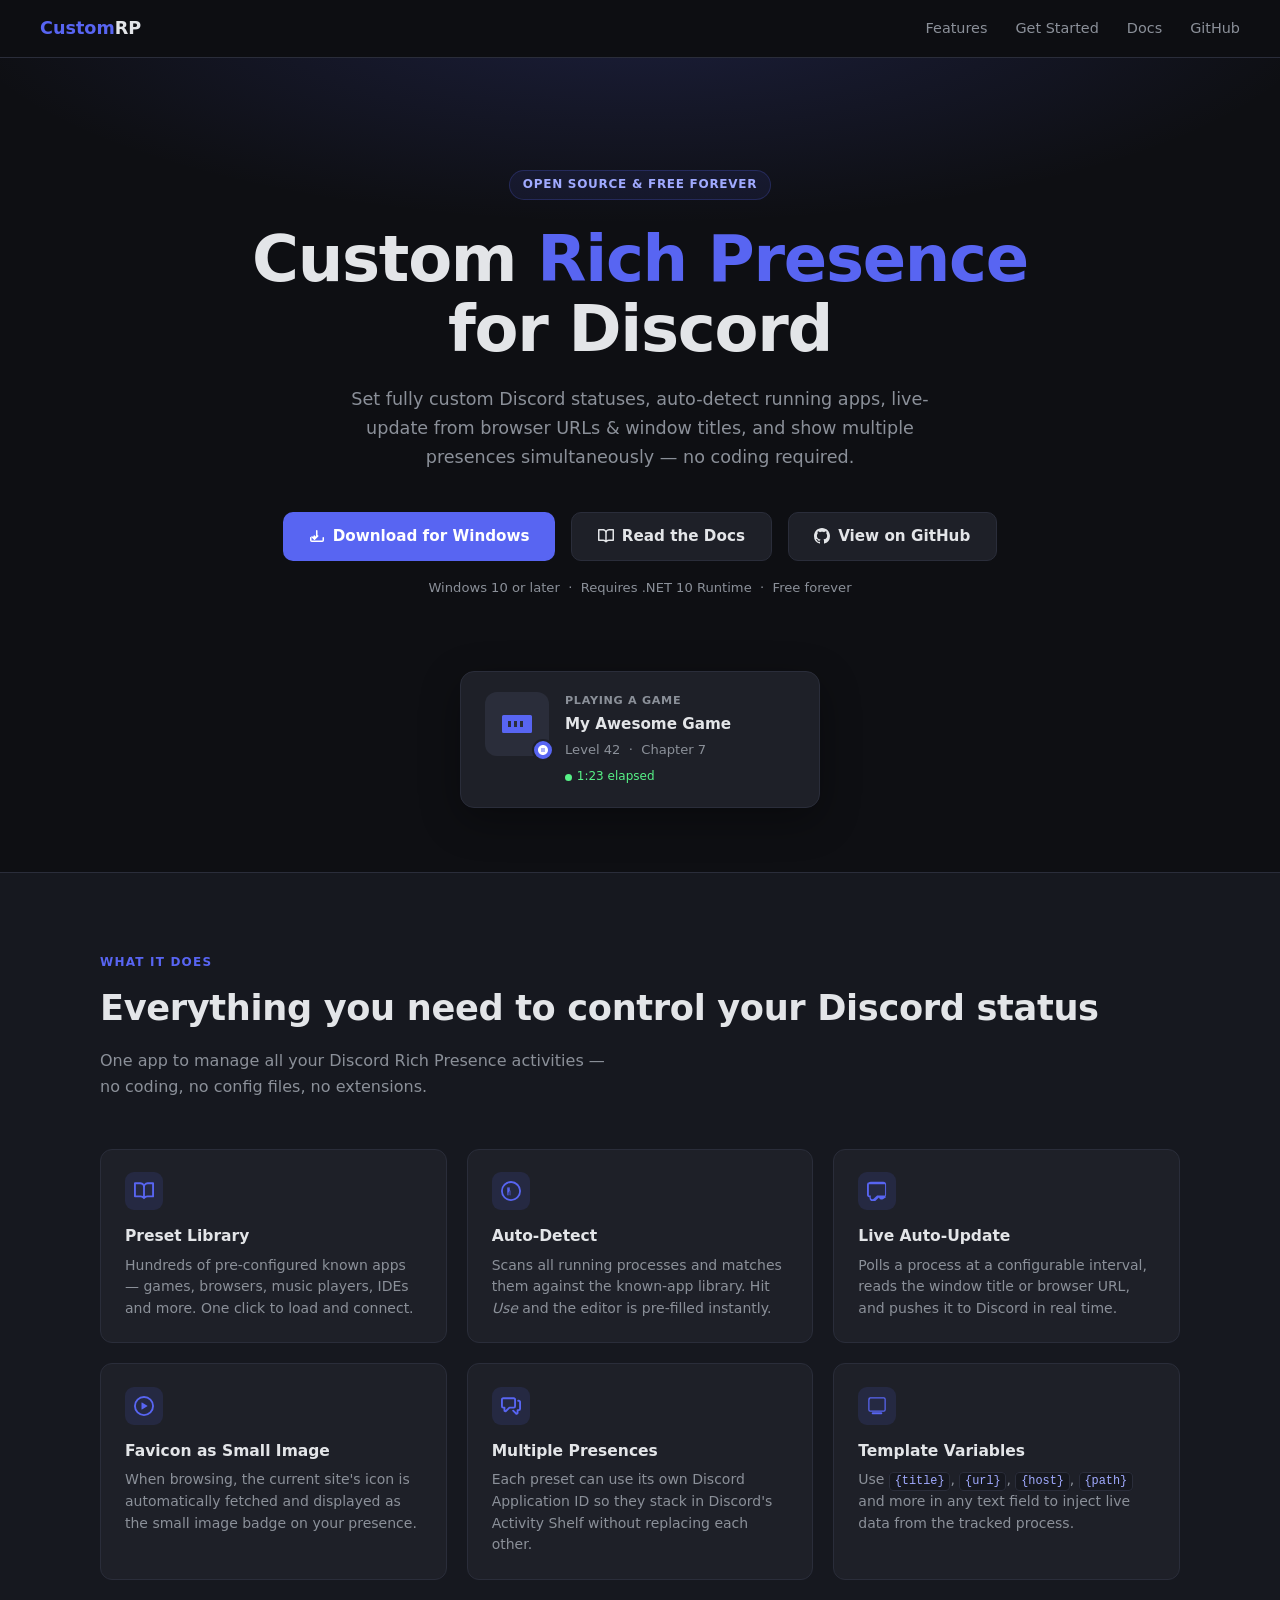
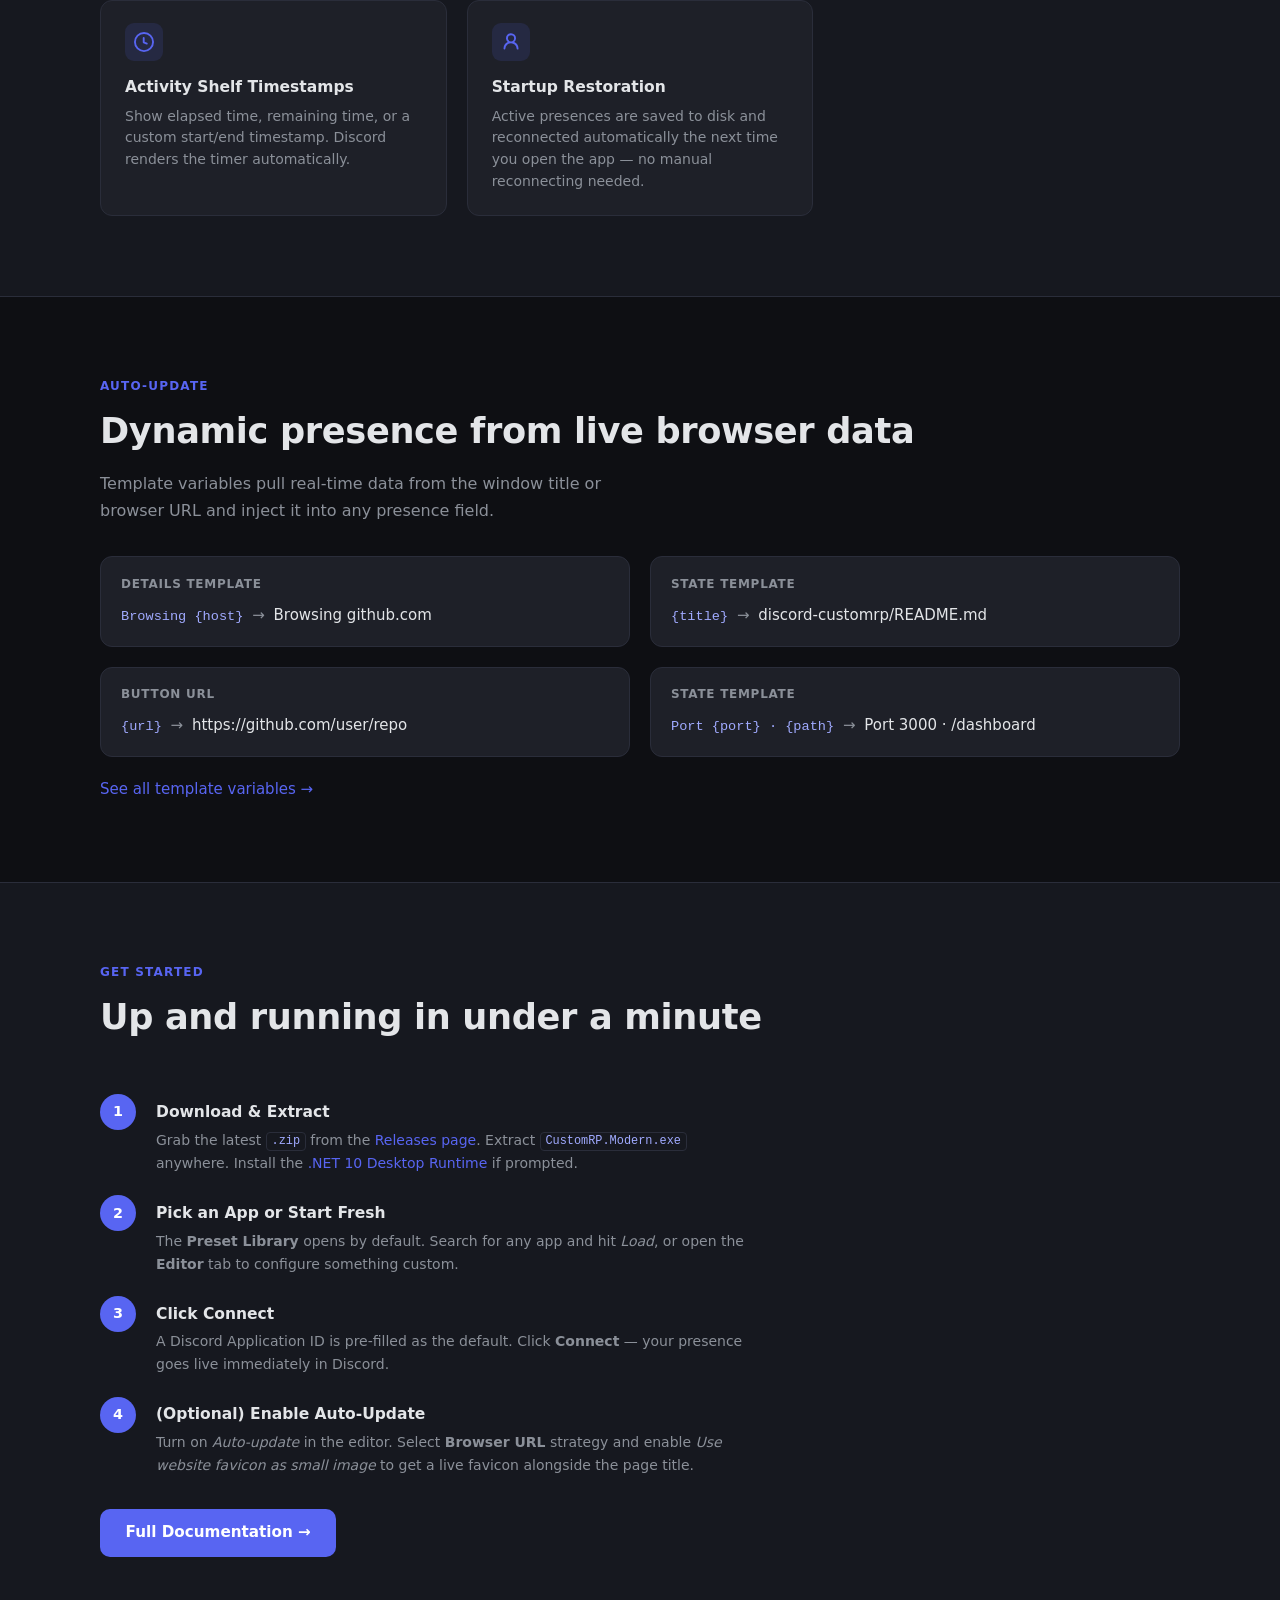
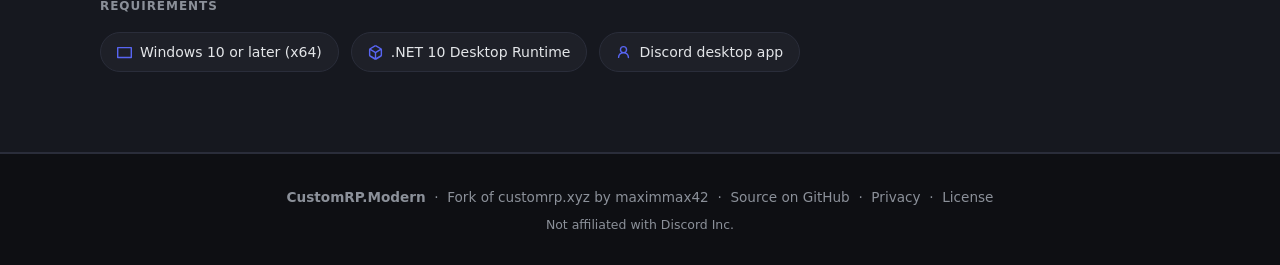
<file: docs/index.html>
<!DOCTYPE html>
<html lang="en">
<head>
  <meta charset="UTF-8" />
  <meta name="viewport" content="width=device-width, initial-scale=1.0" />
  <title>CustomRP — Custom Discord Rich Presence</title>
  <meta name="description" content="Set custom Discord Rich Presence statuses, auto-detect running apps, live-update from browser URLs, and run multiple presences at once." />
  <link rel="stylesheet" href="style.css" />
  <style>
    /* ── Landing-page only styles ─────────────────── */
    .hero {
      display: flex; flex-direction: column; align-items: center;
      text-align: center;
      padding: 7rem 2rem 4rem;
      background: radial-gradient(ellipse 80% 55% at 50% -10%, #5865f230 0%, transparent 68%);
    }
    .badge {
      display: inline-flex; align-items: center; gap: .4rem;
      background: #5865f218; border: 1px solid #5865f23a;
      color: #a0aaff; font-size: .75rem; font-weight: 700;
      padding: .25rem .8rem; border-radius: 999px;
      margin-bottom: 1.5rem; letter-spacing: .06em; text-transform: uppercase;
    }
    h1 {
      font-size: clamp(2.4rem, 6vw, 4rem);
      font-weight: 800; line-height: 1.1; letter-spacing: -.02em;
    }
    h1 em { color: var(--accent); font-style: normal; }
    .hero-sub {
      margin-top: 1.25rem; max-width: 580px;
      color: var(--muted); font-size: 1.1rem;
    }
    .hero-actions {
      display: flex; gap: 1rem; flex-wrap: wrap;
      justify-content: center; margin-top: 2.5rem;
    }
    .hero-note { margin-top: 1rem; color: var(--muted); font-size: .82rem; }

    /* presence card mock */
    .preview-wrap { display: flex; justify-content: center; padding: .5rem 2rem 4rem; }
    .presence-card {
      background: var(--card); border: 1px solid var(--border);
      border-radius: 14px; padding: 1.25rem 1.5rem;
      display: flex; align-items: flex-start; gap: 1rem;
      max-width: 360px; width: 100%;
      box-shadow: 0 12px 40px #00000055;
    }
    .p-img { position: relative; flex-shrink: 0; }
    .p-large {
      width: 64px; height: 64px; border-radius: 12px;
      background: #2a2d3a;
      display: flex; align-items: center; justify-content: center;
    }
    .p-large svg { width: 36px; height: 36px; color: var(--accent); }
    .p-small {
      position: absolute; bottom: -5px; right: -5px;
      width: 22px; height: 22px; border-radius: 50%;
      background: var(--accent); border: 2px solid var(--card);
      display: flex; align-items: center; justify-content: center;
    }
    .p-small svg { width: 12px; height: 12px; color: #fff; }
    .p-text { flex: 1; min-width: 0; }
    .p-type { font-size: .7rem; color: var(--muted); text-transform: uppercase; font-weight: 700; letter-spacing: .06em; }
    .p-name { font-size: .95rem; font-weight: 700; margin-top: .1rem; }
    .p-detail { font-size: .82rem; color: var(--muted); margin-top: .15rem; }
    .p-time { font-size: .75rem; color: var(--green); margin-top: .4rem; display: flex; align-items: center; gap: .3rem; }
    .p-dot { width: 7px; height: 7px; border-radius: 50%; background: var(--green); display: inline-block; }

    /* sections */
    section.landing { padding: 5rem 2rem; }
    section.landing.alt {
      background: var(--surface);
      border-top: 1px solid var(--border);
      border-bottom: 1px solid var(--border);
    }
    .section-inner { max-width: 1080px; margin: 0 auto; }
    .section-eyebrow { color: var(--accent); font-size: .75rem; font-weight: 700; text-transform: uppercase; letter-spacing: .1em; }
    .section-title { font-size: clamp(1.6rem, 3.5vw, 2.2rem); font-weight: 800; margin-top: .35rem; letter-spacing: -.01em; }
    .section-sub { color: var(--muted); margin-top: .7rem; max-width: 520px; font-size: 1rem; }

    /* feature grid */
    .features-grid {
      display: grid;
      grid-template-columns: repeat(auto-fill, minmax(290px, 1fr));
      gap: 1.25rem; margin-top: 3rem;
    }
    .feature-card {
      background: var(--card); border: 1px solid var(--border);
      border-radius: 12px; padding: 1.4rem 1.5rem;
      transition: border-color .2s;
    }
    .feature-card:hover { border-color: #5865f255; }
    .feat-icon {
      width: 38px; height: 38px; border-radius: 9px;
      background: #5865f220; display: flex; align-items: center; justify-content: center;
      margin-bottom: .9rem;
    }
    .feat-icon svg { width: 20px; height: 20px; color: var(--accent); }
    .feat-title { font-weight: 700; font-size: .97rem; margin-bottom: .3rem; }
    .feat-desc { color: var(--muted); font-size: .875rem; line-height: 1.55; }

    /* steps */
    .steps { display: flex; flex-direction: column; gap: 1.25rem; margin-top: 3rem; max-width: 660px; }
    .step { display: flex; gap: 1.25rem; align-items: flex-start; }
    .step-num {
      flex-shrink: 0; width: 36px; height: 36px; border-radius: 50%;
      background: var(--accent); color: #fff;
      font-weight: 800; font-size: .9rem;
      display: flex; align-items: center; justify-content: center;
    }
    .step-body { padding-top: .35rem; }
    .step-title { font-weight: 700; font-size: .97rem; margin-bottom: .2rem; }
    .step-desc { color: var(--muted); font-size: .875rem; }
    .step-desc a { color: var(--accent); }

    /* req pills */
    .req-row { display: flex; flex-wrap: wrap; gap: .75rem; margin-top: 2rem; }
    .req-pill {
      background: var(--card); border: 1px solid var(--border);
      border-radius: 999px; padding: .45rem 1rem;
      font-size: .875rem; display: flex; align-items: center; gap: .5rem;
    }
    .req-pill svg { width: 15px; height: 15px; color: var(--accent); flex-shrink: 0; }

    /* template showcase */
    .tmpl-grid { display: grid; grid-template-columns: 1fr 1fr; gap: 1.25rem; margin-top: 2rem; }
    .tmpl-card {
      background: var(--card); border: 1px solid var(--border);
      border-radius: 12px; padding: 1.1rem 1.25rem;
    }
    .tmpl-label { font-size: .75rem; color: var(--muted); text-transform: uppercase; font-weight: 700; letter-spacing: .06em; margin-bottom: .5rem; }
    .tmpl-code { font-family: 'Cascadia Code','Consolas',monospace; font-size: .85rem; color: #a0aaff; }
    .tmpl-arrow { color: var(--muted); margin: 0 .25rem; }
    .tmpl-result { color: var(--text); }

    @media (max-width: 640px) {
      .tmpl-grid { grid-template-columns: 1fr; }
    }
  </style>
</head>
<body>

<!-- ── NAV ── -->
<nav class="nav">
  <a class="nav-logo" href="index.html"><span>Custom</span>RP</a>
  <ul class="nav-links">
    <li><a href="#features">Features</a></li>
    <li><a href="#start">Get Started</a></li>
    <li><a href="docs.html">Docs</a></li>
    <li><a href="https://github.com/aogunwoolu/Discord-CustomRP" target="_blank">GitHub</a></li>
  </ul>
</nav>

<!-- ── HERO ── -->
<section class="hero">
  <div class="badge">Open Source &amp; Free Forever</div>
  <h1>Custom <em>Rich Presence</em><br/>for Discord</h1>
  <p class="hero-sub">
    Set fully custom Discord statuses, auto-detect running apps,
    live-update from browser URLs &amp; window titles, and show multiple
    presences simultaneously — no coding required.
  </p>
  <div class="hero-actions">
    <a class="btn btn-primary" href="https://github.com/aogunwoolu/Discord-CustomRP/releases/latest">
      <svg viewBox="0 0 16 16" fill="currentColor"><path d="M2.75 14A1.75 1.75 0 0 1 1 12.25v-2.5a.75.75 0 0 1 1.5 0v2.5c0 .138.112.25.25.25h10.5a.25.25 0 0 0 .25-.25v-2.5a.75.75 0 0 1 1.5 0v2.5A1.75 1.75 0 0 1 13.25 14Zm-1-5.47 3.22 3.22a.749.749 0 0 0 1.06 0l3.22-3.22a.749.749 0 1 0-1.06-1.06L8.5 8.69V2.75a.75.75 0 0 0-1.5 0v5.94L5.81 7.47a.749.749 0 1 0-1.06 1.06Z"/></svg>
      Download for Windows
    </a>
    <a class="btn btn-ghost" href="docs.html">
      <svg viewBox="0 0 16 16" fill="currentColor"><path d="M0 1.75A.75.75 0 0 1 .75 1h4.253c1.227 0 2.317.59 3 1.501A3.743 3.743 0 0 1 11.006 1h4.245a.75.75 0 0 1 .75.75v10.5a.75.75 0 0 1-.75.75h-4.507a2.25 2.25 0 0 0-1.591.659l-.622.621a.75.75 0 0 1-1.06 0l-.622-.621A2.25 2.25 0 0 0 5.258 13H.75a.75.75 0 0 1-.75-.75Zm7.251 10.324.004-5.073-.002-2.253A2.25 2.25 0 0 0 5.003 2.5H1.5v9h3.757a3.75 3.75 0 0 1 1.994.574ZM8.755 4.75l-.004 7.322a3.752 3.752 0 0 1 1.992-.572H14.5v-9h-3.495a2.25 2.25 0 0 0-2.25 2.25Z"/></svg>
      Read the Docs
    </a>
    <a class="btn btn-ghost" href="https://github.com/aogunwoolu/Discord-CustomRP" target="_blank">
      <svg viewBox="0 0 16 16" fill="currentColor"><path d="M8 0c4.42 0 8 3.58 8 8a8.013 8.013 0 0 1-5.45 7.59c-.4.08-.55-.17-.55-.38 0-.27.01-1.13.01-2.2 0-.75-.25-1.23-.54-1.48 1.78-.2 3.65-.88 3.65-3.95 0-.88-.31-1.59-.82-2.15.08-.2.36-1.02-.08-2.12 0 0-.67-.22-2.2.82-.64-.18-1.32-.27-2-.27-.68 0-1.36.09-2 .27-1.53-1.03-2.2-.82-2.2-.82-.44 1.1-.16 1.92-.08 2.12-.51.56-.82 1.28-.82 2.15 0 3.06 1.86 3.75 3.64 3.95-.23.2-.44.55-.51 1.07-.46.21-1.61.55-2.33-.66-.15-.24-.6-.83-1.23-.82-.67.01-.27.38.01.53.34.19.73.9.82 1.13.16.45.68 1.31 2.69.94 0 .67.01 1.3.01 1.49 0 .21-.15.45-.55.38A7.995 7.995 0 0 1 0 8c0-4.42 3.58-8 8-8Z"/></svg>
      View on GitHub
    </a>
  </div>
  <p class="hero-note">Windows 10 or later &nbsp;·&nbsp; Requires .NET 10 Runtime &nbsp;·&nbsp; Free forever</p>
</section>

<!-- PRESENCE PREVIEW -->
<div class="preview-wrap">
  <div class="presence-card">
    <div class="p-img">
      <div class="p-large">
        <svg viewBox="0 0 24 24" fill="currentColor"><path d="M21 6H3a1 1 0 0 0-1 1v10a1 1 0 0 0 1 1h18a1 1 0 0 0 1-1V7a1 1 0 0 0-1-1ZM8 14H6v-4h2Zm4 0h-2v-4h2Zm4 0h-2v-4h2Z"/></svg>
      </div>
      <div class="p-small">
        <svg viewBox="0 0 24 24" fill="currentColor"><path d="M12 2C6.48 2 2 6.48 2 12s4.48 10 10 10 10-4.48 10-10S17.52 2 12 2Zm-1 14H9V8h2v8Zm4 0h-2V8h2v8Z"/></svg>
      </div>
    </div>
    <div class="p-text">
      <div class="p-type">Playing a game</div>
      <div class="p-name">My Awesome Game</div>
      <div class="p-detail">Level 42 &nbsp;·&nbsp; Chapter 7</div>
      <div class="p-time"><span class="p-dot"></span>1:23 elapsed</div>
    </div>
  </div>
</div>

<!-- ── FEATURES ── -->
<section id="features" class="landing alt">
  <div class="section-inner">
    <div class="section-eyebrow">What it does</div>
    <h2 class="section-title">Everything you need to control your Discord status</h2>
    <p class="section-sub">One app to manage all your Discord Rich Presence activities — no coding, no config files, no extensions.</p>

    <div class="features-grid">

      <div class="feature-card">
        <div class="feat-icon">
          <svg viewBox="0 0 16 16" fill="currentColor"><path d="M0 1.75A.75.75 0 0 1 .75 1h4.253c1.227 0 2.317.59 3 1.501A3.743 3.743 0 0 1 11.006 1h4.245a.75.75 0 0 1 .75.75v10.5a.75.75 0 0 1-.75.75h-4.507a2.25 2.25 0 0 0-1.591.659l-.622.621a.75.75 0 0 1-1.06 0l-.622-.621A2.25 2.25 0 0 0 5.258 13H.75a.75.75 0 0 1-.75-.75Zm7.251 10.324.004-5.073-.002-2.253A2.25 2.25 0 0 0 5.003 2.5H1.5v9h3.757a3.75 3.75 0 0 1 1.994.574ZM8.755 4.75l-.004 7.322a3.752 3.752 0 0 1 1.992-.572H14.5v-9h-3.495a2.25 2.25 0 0 0-2.25 2.25Z"/></svg>
        </div>
        <div class="feat-title">Preset Library</div>
        <div class="feat-desc">Hundreds of pre-configured known apps — games, browsers, music players, IDEs and more. One click to load and connect.</div>
      </div>

      <div class="feature-card">
        <div class="feat-icon">
          <svg viewBox="0 0 16 16" fill="currentColor"><path d="M6.02 5.678A.25.25 0 0 1 6 5.5c0-.138.112-.25.25-.25a.25.25 0 0 1 .25.25.25.25 0 0 1-.48.178ZM5 11.25a.25.25 0 0 0 .5 0V9.395l.5-.5v2.355a.25.25 0 0 0 .5 0V8.39l.5-.5v3.36a.25.25 0 0 0 .5 0V7.39L7 8V5.5a.5.5 0 0 0-.5-.5H5.5A.5.5 0 0 0 5 5.5v5.75ZM8 1.5C4.41 1.5 1.5 4.41 1.5 8S4.41 14.5 8 14.5 14.5 11.59 14.5 8 11.59 1.5 8 1.5ZM0 8a8 8 0 1 1 16 0A8 8 0 0 1 0 8Z"/></svg>
        </div>
        <div class="feat-title">Auto-Detect</div>
        <div class="feat-desc">Scans all running processes and matches them against the known-app library. Hit <em>Use</em> and the editor is pre-filled instantly.</div>
      </div>

      <div class="feature-card">
        <div class="feat-icon">
          <svg viewBox="0 0 16 16" fill="currentColor"><path d="M1.5 2.75a.25.25 0 0 1 .25-.25h12.5a.25.25 0 0 1 .25.25v8.5a.25.25 0 0 1-.25.25H8.07l-2.573 2.573A1.458 1.458 0 0 1 3 13.543V11.5H1.75a.25.25 0 0 1-.25-.25Zm.25-1.75A1.75 1.75 0 0 0 0 2.75v8.5C0 12.216.784 13 1.75 13H2v.543a2.958 2.958 0 0 0 5.048 2.09l2.497-2.497A1.75 1.75 0 0 0 14.25 11.5h-2.5v.25A1.75 1.75 0 0 0 13.5 13.5h.75a.75.75 0 0 0 0-1.5H13.5a.25.25 0 0 1-.25-.25V13H13a2.25 2.25 0 0 0 2.25-2.25v-8A2.25 2.25 0 0 0 13 .5H3A2.25 2.25 0 0 0 .75 2.75v.5Z"/></svg>
        </div>
        <div class="feat-title">Live Auto-Update</div>
        <div class="feat-desc">Polls a process at a configurable interval, reads the window title or browser URL, and pushes it to Discord in real time.</div>
      </div>

      <div class="feature-card">
        <div class="feat-icon">
          <svg viewBox="0 0 16 16" fill="currentColor"><path d="M8 0a8 8 0 1 1 0 16A8 8 0 0 1 8 0ZM1.5 8a6.5 6.5 0 1 0 13 0 6.5 6.5 0 0 0-13 0Zm4.879-2.773 4.264 2.559a.25.25 0 0 1 0 .428l-4.264 2.559A.25.25 0 0 1 6 10.559V5.442a.25.25 0 0 1 .379-.215Z"/></svg>
        </div>
        <div class="feat-title">Favicon as Small Image</div>
        <div class="feat-desc">When browsing, the current site's icon is automatically fetched and displayed as the small image badge on your presence.</div>
      </div>

      <div class="feature-card">
        <div class="feat-icon">
          <svg viewBox="0 0 16 16" fill="currentColor"><path d="M1.75 1h8.5c.966 0 1.75.784 1.75 1.75v5.5A1.75 1.75 0 0 1 10.25 10H7.063l-2.573 2.573A1.458 1.458 0 0 1 2 11.543V10h-.25A1.75 1.75 0 0 1 0 8.25v-5.5C0 1.784.784 1 1.75 1ZM1.5 2.75v5.5c0 .138.112.25.25.25h1a.75.75 0 0 1 .75.75v2.19l2.72-2.72a.749.749 0 0 1 .53-.22h3.5a.25.25 0 0 0 .25-.25v-5.5a.25.25 0 0 0-.25-.25h-8.5a.25.25 0 0 0-.25.25Zm13 2a.25.25 0 0 0-.25-.25h-.5a.75.75 0 0 1 0-1.5h.5c.966 0 1.75.784 1.75 1.75v5.5A1.75 1.75 0 0 1 14.25 12H14v1.543a1.458 1.458 0 0 1-2.487 1.03L9.22 12.28a.749.749 0 1 1 1.06-1.06l2.22 2.22v-2.19a.75.75 0 0 1 .75-.75h1a.25.25 0 0 0 .25-.25v-5.5Z"/></svg>
        </div>
        <div class="feat-title">Multiple Presences</div>
        <div class="feat-desc">Each preset can use its own Discord Application ID so they stack in Discord's Activity Shelf without replacing each other.</div>
      </div>

      <div class="feature-card">
        <div class="feat-icon">
          <svg viewBox="0 0 16 16" fill="currentColor"><path d="M1 2.5A1.5 1.5 0 0 1 2.5 1h11A1.5 1.5 0 0 1 15 2.5v8.5a1.5 1.5 0 0 1-1.5 1.5h-11A1.5 1.5 0 0 1 1 11V2.5Zm1.5 0a.5.5 0 0 0-.5.5V11a.5.5 0 0 0 .5.5h11a.5.5 0 0 0 .5-.5V2.5a.5.5 0 0 0-.5-.5h-11ZM4.5 14.5h7a.75.75 0 0 0 0-1.5h-7a.75.75 0 0 0 0 1.5Z"/></svg>
        </div>
        <div class="feat-title">Template Variables</div>
        <div class="feat-desc">Use <code>{title}</code>, <code>{url}</code>, <code>{host}</code>, <code>{path}</code> and more in any text field to inject live data from the tracked process.</div>
      </div>

      <div class="feature-card">
        <div class="feat-icon">
          <svg viewBox="0 0 16 16" fill="currentColor"><path d="M8 0a8 8 0 1 1 0 16A8 8 0 0 1 8 0ZM1.5 8a6.5 6.5 0 1 0 13 0 6.5 6.5 0 0 0-13 0Zm7-3.25v2.992l2.028.812a.75.75 0 0 1-.557 1.392l-2.5-1A.751.751 0 0 1 7 8.25v-3.5a.75.75 0 0 1 1.5 0Z"/></svg>
        </div>
        <div class="feat-title">Activity Shelf Timestamps</div>
        <div class="feat-desc">Show elapsed time, remaining time, or a custom start/end timestamp. Discord renders the timer automatically.</div>
      </div>

      <div class="feature-card">
        <div class="feat-icon">
          <svg viewBox="0 0 16 16" fill="currentColor"><path d="M10.561 8.073a6.005 6.005 0 0 1 3.432 5.142.75.75 0 1 1-1.498.07 4.5 4.5 0 0 0-8.99 0 .75.75 0 0 1-1.498-.07 6.004 6.004 0 0 1 3.431-5.142 3.999 3.999 0 1 1 5.123 0ZM10.5 5a2.5 2.5 0 1 0-5 0 2.5 2.5 0 0 0 5 0Z"/></svg>
        </div>
        <div class="feat-title">Startup Restoration</div>
        <div class="feat-desc">Active presences are saved to disk and reconnected automatically the next time you open the app — no manual reconnecting needed.</div>
      </div>

    </div>
  </div>
</section>

<!-- ── TEMPLATE SHOWCASE ── -->
<section class="landing">
  <div class="section-inner">
    <div class="section-eyebrow">Auto-Update</div>
    <h2 class="section-title">Dynamic presence from live browser data</h2>
    <p class="section-sub">Template variables pull real-time data from the window title or browser URL and inject it into any presence field.</p>

    <div class="tmpl-grid">
      <div class="tmpl-card">
        <div class="tmpl-label">Details template</div>
        <span class="tmpl-code">Browsing {host}</span>
        <span class="tmpl-arrow">→</span>
        <span class="tmpl-result">Browsing github.com</span>
      </div>
      <div class="tmpl-card">
        <div class="tmpl-label">State template</div>
        <span class="tmpl-code">{title}</span>
        <span class="tmpl-arrow">→</span>
        <span class="tmpl-result">discord-customrp/README.md</span>
      </div>
      <div class="tmpl-card">
        <div class="tmpl-label">Button URL</div>
        <span class="tmpl-code">{url}</span>
        <span class="tmpl-arrow">→</span>
        <span class="tmpl-result">https://github.com/user/repo</span>
      </div>
      <div class="tmpl-card">
        <div class="tmpl-label">State template</div>
        <span class="tmpl-code">Port {port} · {path}</span>
        <span class="tmpl-arrow">→</span>
        <span class="tmpl-result">Port 3000 · /dashboard</span>
      </div>
    </div>

    <p style="margin-top:1.25rem">
      <a href="docs.html#templates">See all template variables →</a>
    </p>
  </div>
</section>

<!-- ── GET STARTED ── -->
<section id="start" class="landing alt">
  <div class="section-inner">
    <div class="section-eyebrow">Get Started</div>
    <h2 class="section-title">Up and running in under a minute</h2>

    <div class="steps">
      <div class="step">
        <div class="step-num">1</div>
        <div class="step-body">
          <div class="step-title">Download &amp; Extract</div>
          <div class="step-desc">Grab the latest <code>.zip</code> from the <a href="https://github.com/aogunwoolu/Discord-CustomRP/releases/latest">Releases page</a>. Extract <code>CustomRP.Modern.exe</code> anywhere. Install the <a href="https://dotnet.microsoft.com/download/dotnet/10.0" target="_blank">.NET 10 Desktop Runtime</a> if prompted.</div>
        </div>
      </div>
      <div class="step">
        <div class="step-num">2</div>
        <div class="step-body">
          <div class="step-title">Pick an App or Start Fresh</div>
          <div class="step-desc">The <strong>Preset Library</strong> opens by default. Search for any app and hit <em>Load</em>, or open the <strong>Editor</strong> tab to configure something custom.</div>
        </div>
      </div>
      <div class="step">
        <div class="step-num">3</div>
        <div class="step-body">
          <div class="step-title">Click Connect</div>
          <div class="step-desc">A Discord Application ID is pre-filled as the default. Click <strong>Connect</strong> — your presence goes live immediately in Discord.</div>
        </div>
      </div>
      <div class="step">
        <div class="step-num">4</div>
        <div class="step-body">
          <div class="step-title">(Optional) Enable Auto-Update</div>
          <div class="step-desc">Turn on <em>Auto-update</em> in the editor. Select <strong>Browser URL</strong> strategy and enable <em>Use website favicon as small image</em> to get a live favicon alongside the page title.</div>
        </div>
      </div>
    </div>

    <div style="margin-top:2rem">
      <a class="btn btn-primary" href="docs.html">Full Documentation →</a>
    </div>

    <div class="req-row" style="margin-top:2.5rem">
      <div style="width:100%;font-size:.75rem;font-weight:700;text-transform:uppercase;letter-spacing:.08em;color:var(--muted);margin-bottom:.25rem;">Requirements</div>
      <div class="req-pill">
        <svg viewBox="0 0 16 16" fill="currentColor"><path d="M0 2.75A.75.75 0 0 1 .75 2h14.5a.75.75 0 0 1 .75.75v10.5a.75.75 0 0 1-.75.75H.75a.75.75 0 0 1-.75-.75Zm1.5.75v9h13V3.5Z"/></svg>
        Windows 10 or later (x64)
      </div>
      <div class="req-pill">
        <svg viewBox="0 0 16 16" fill="currentColor"><path d="M8.878.392a1.75 1.75 0 0 0-1.756 0l-5.25 3.045A1.75 1.75 0 0 0 1 4.951v6.098c0 .624.332 1.2.872 1.514l5.25 3.045a1.75 1.75 0 0 0 1.756 0l5.25-3.045c.54-.313.872-.89.872-1.514V4.951c0-.624-.332-1.2-.872-1.514ZM7.875 1.69a.25.25 0 0 1 .25 0l4.63 2.685L8 7.133 3.245 4.375ZM2.5 5.677l4.75 2.763v5.142l-4.623-2.684A.25.25 0 0 1 2.5 10.63Zm6.25 7.905v-5.142l4.75-2.763v4.951a.25.25 0 0 1-.127.217Z"/></svg>
        .NET 10 Desktop Runtime
      </div>
      <div class="req-pill">
        <svg viewBox="0 0 16 16" fill="currentColor"><path d="M10.561 8.073a6.005 6.005 0 0 1 3.432 5.142.75.75 0 1 1-1.498.07 4.5 4.5 0 0 0-8.99 0 .75.75 0 0 1-1.498-.07 6.004 6.004 0 0 1 3.431-5.142 3.999 3.999 0 1 1 5.123 0ZM10.5 5a2.5 2.5 0 1 0-5 0 2.5 2.5 0 0 0 5 0Z"/></svg>
        Discord desktop app
      </div>
    </div>
  </div>
</section>

<!-- ── FOOTER ── -->
<footer class="footer">
  <p>
    <strong>CustomRP.Modern</strong> &nbsp;·&nbsp;
    Fork of <a href="https://www.customrp.xyz" target="_blank">customrp.xyz</a> by maximmax42 &nbsp;·&nbsp;
    <a href="https://github.com/aogunwoolu/Discord-CustomRP" target="_blank">Source on GitHub</a> &nbsp;·&nbsp;
    <a href="docs.html#privacy">Privacy</a> &nbsp;·&nbsp;
    <a href="https://github.com/aogunwoolu/Discord-CustomRP/blob/master/LICENSE" target="_blank">License</a>
  </p>
  <p style="margin-top:.4rem;font-size:.78rem;">Not affiliated with Discord Inc.</p>
</footer>

</body>
</html>
</file>
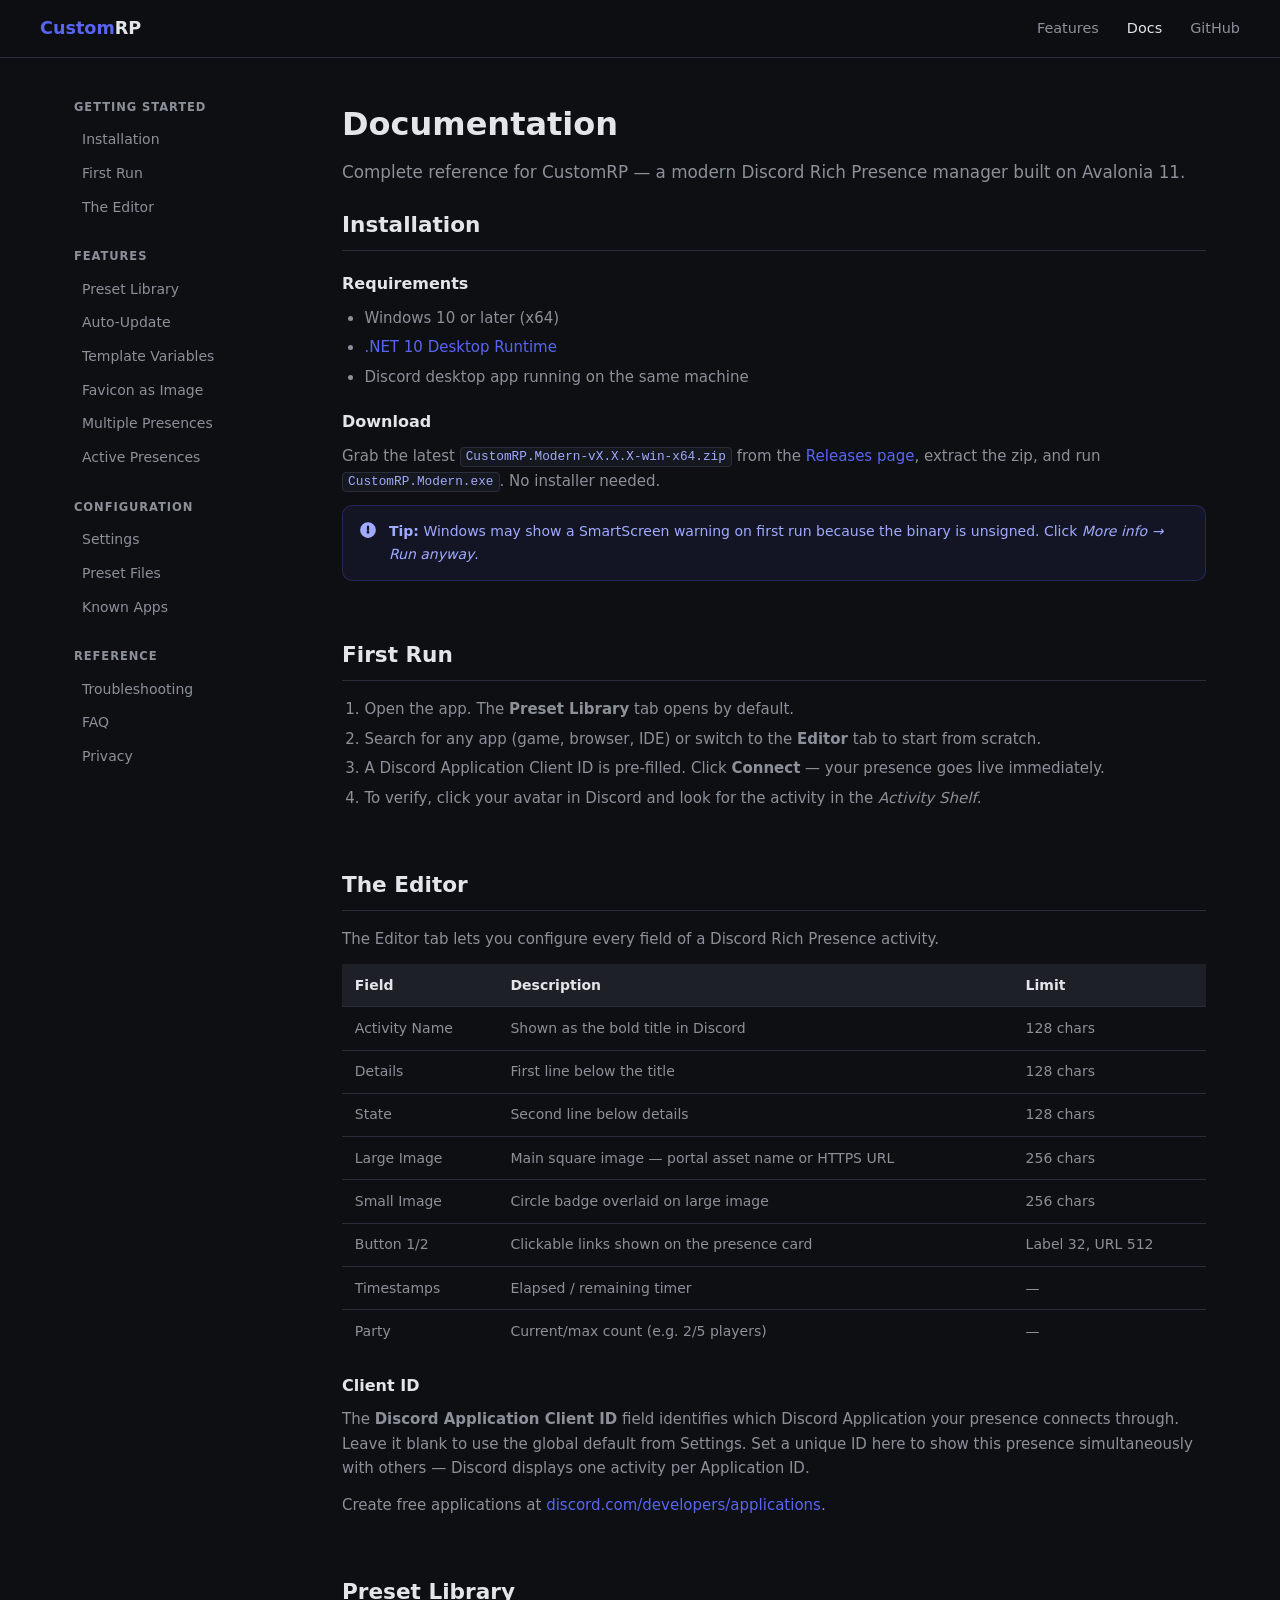
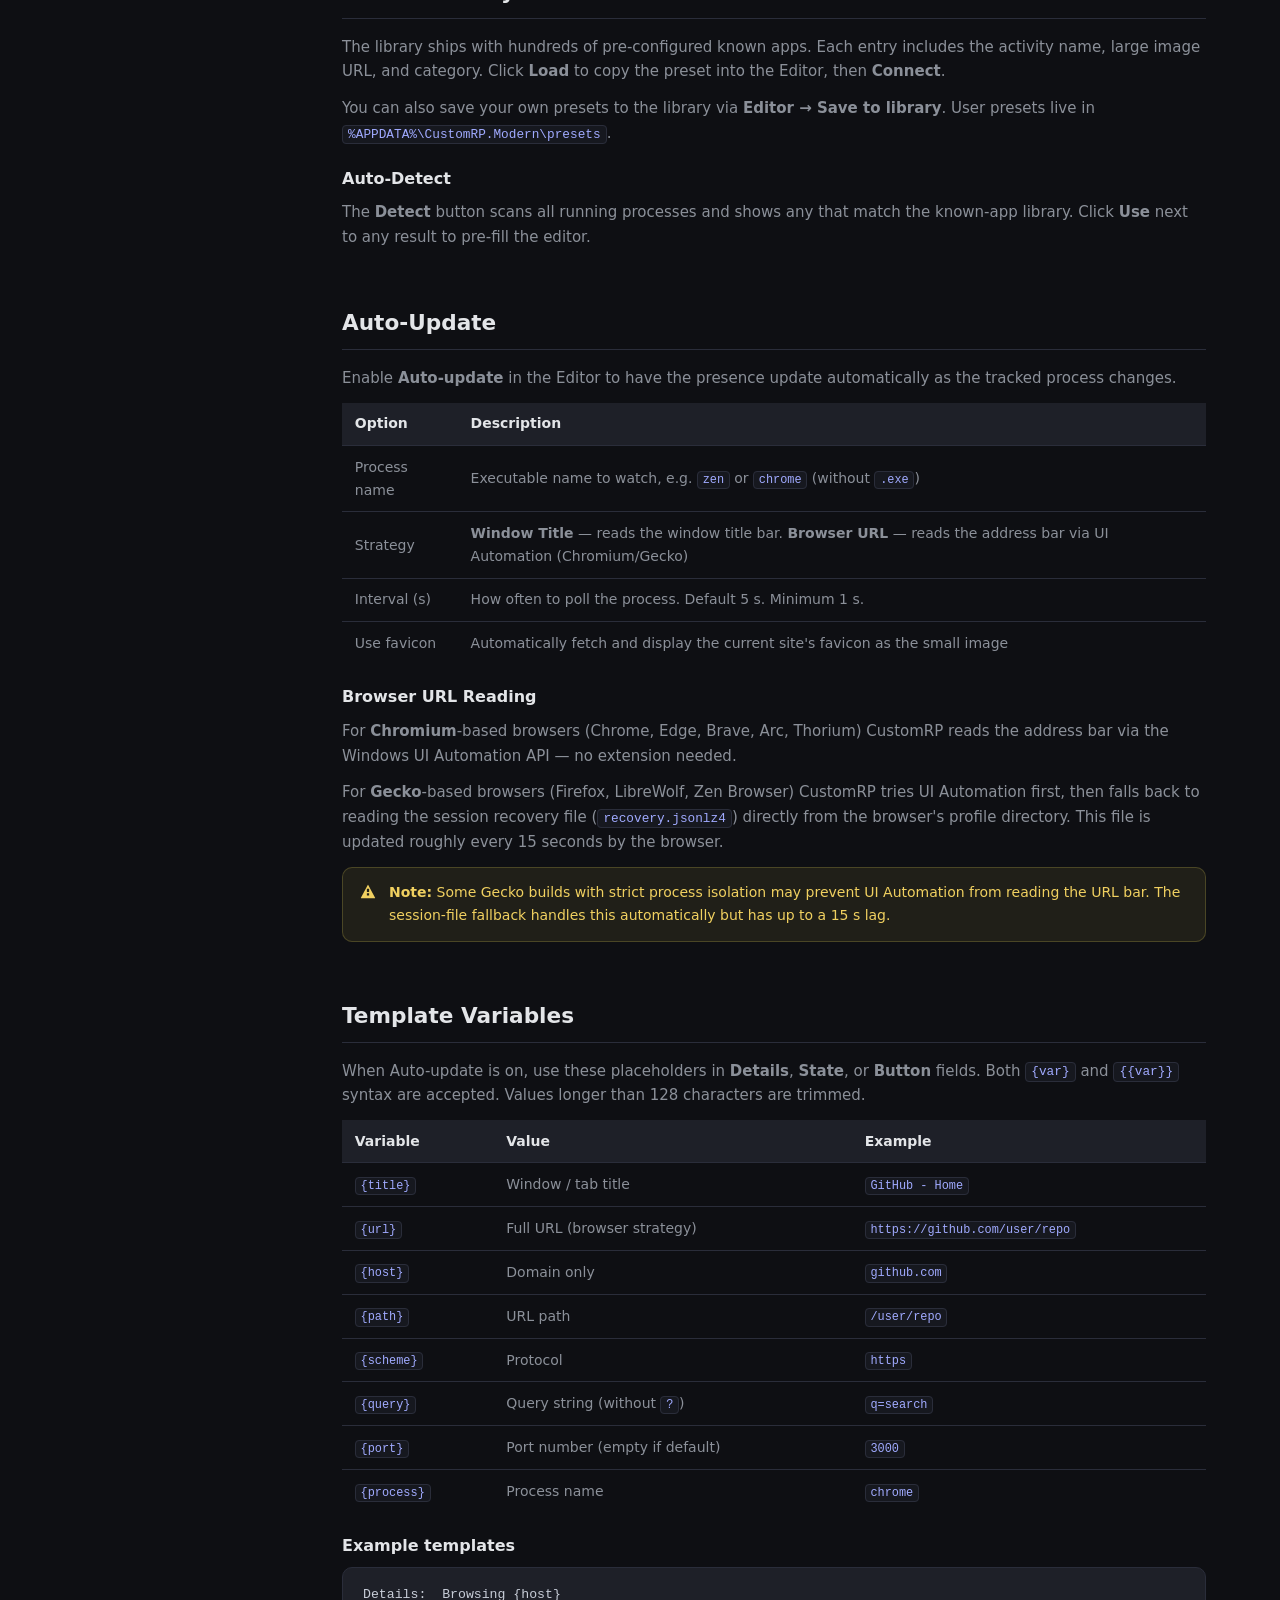
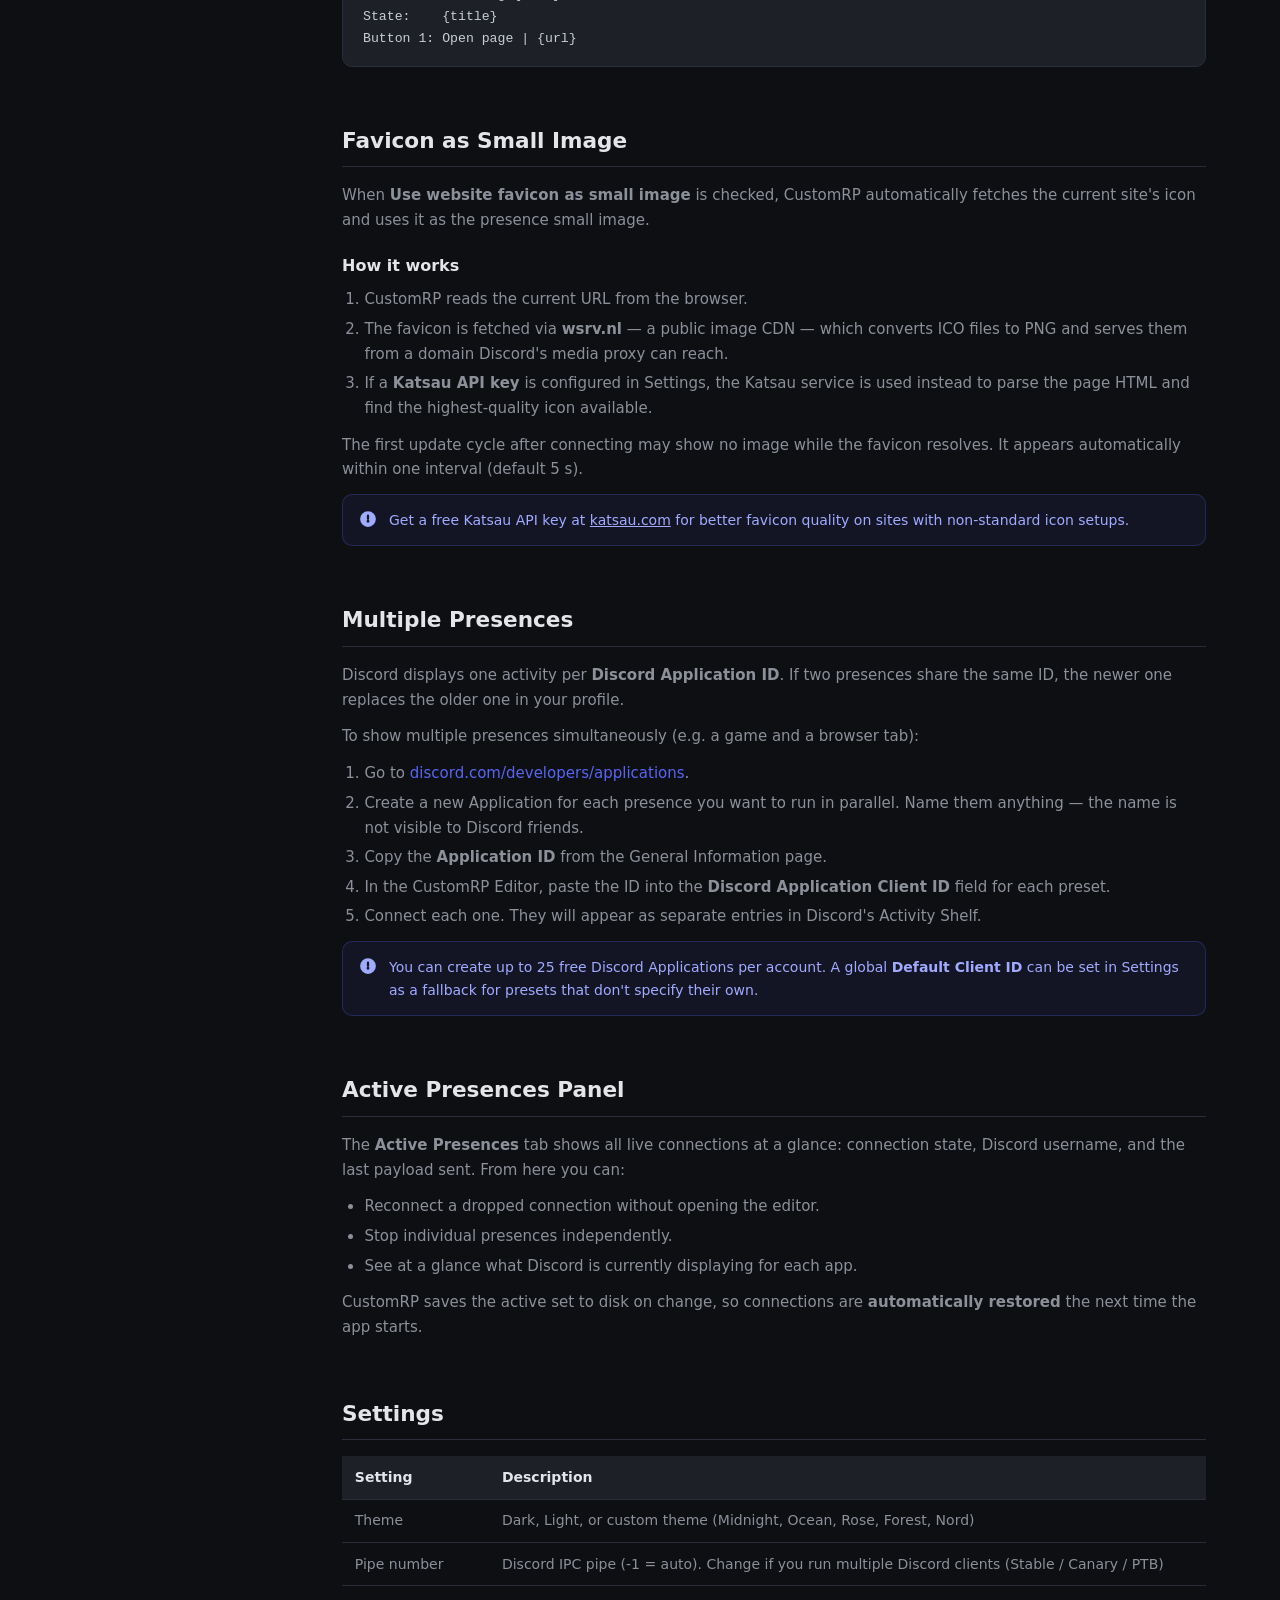
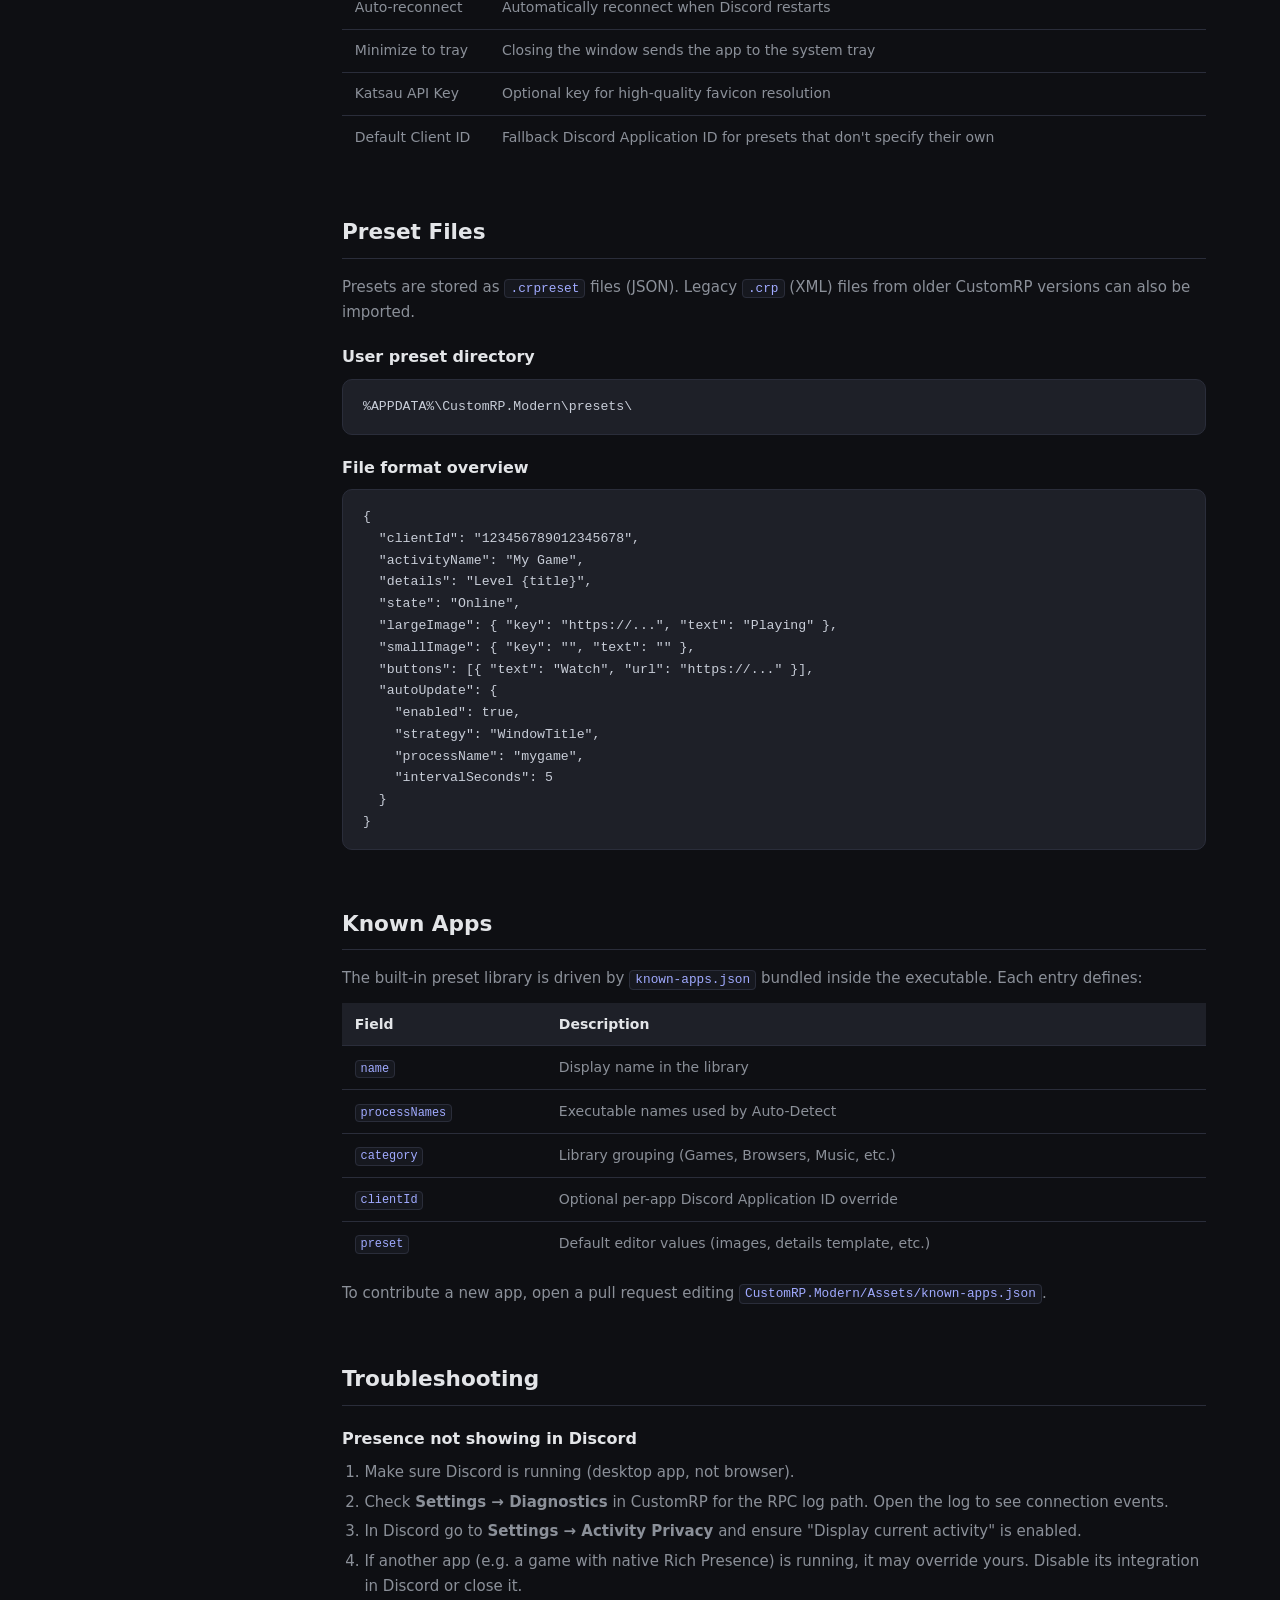
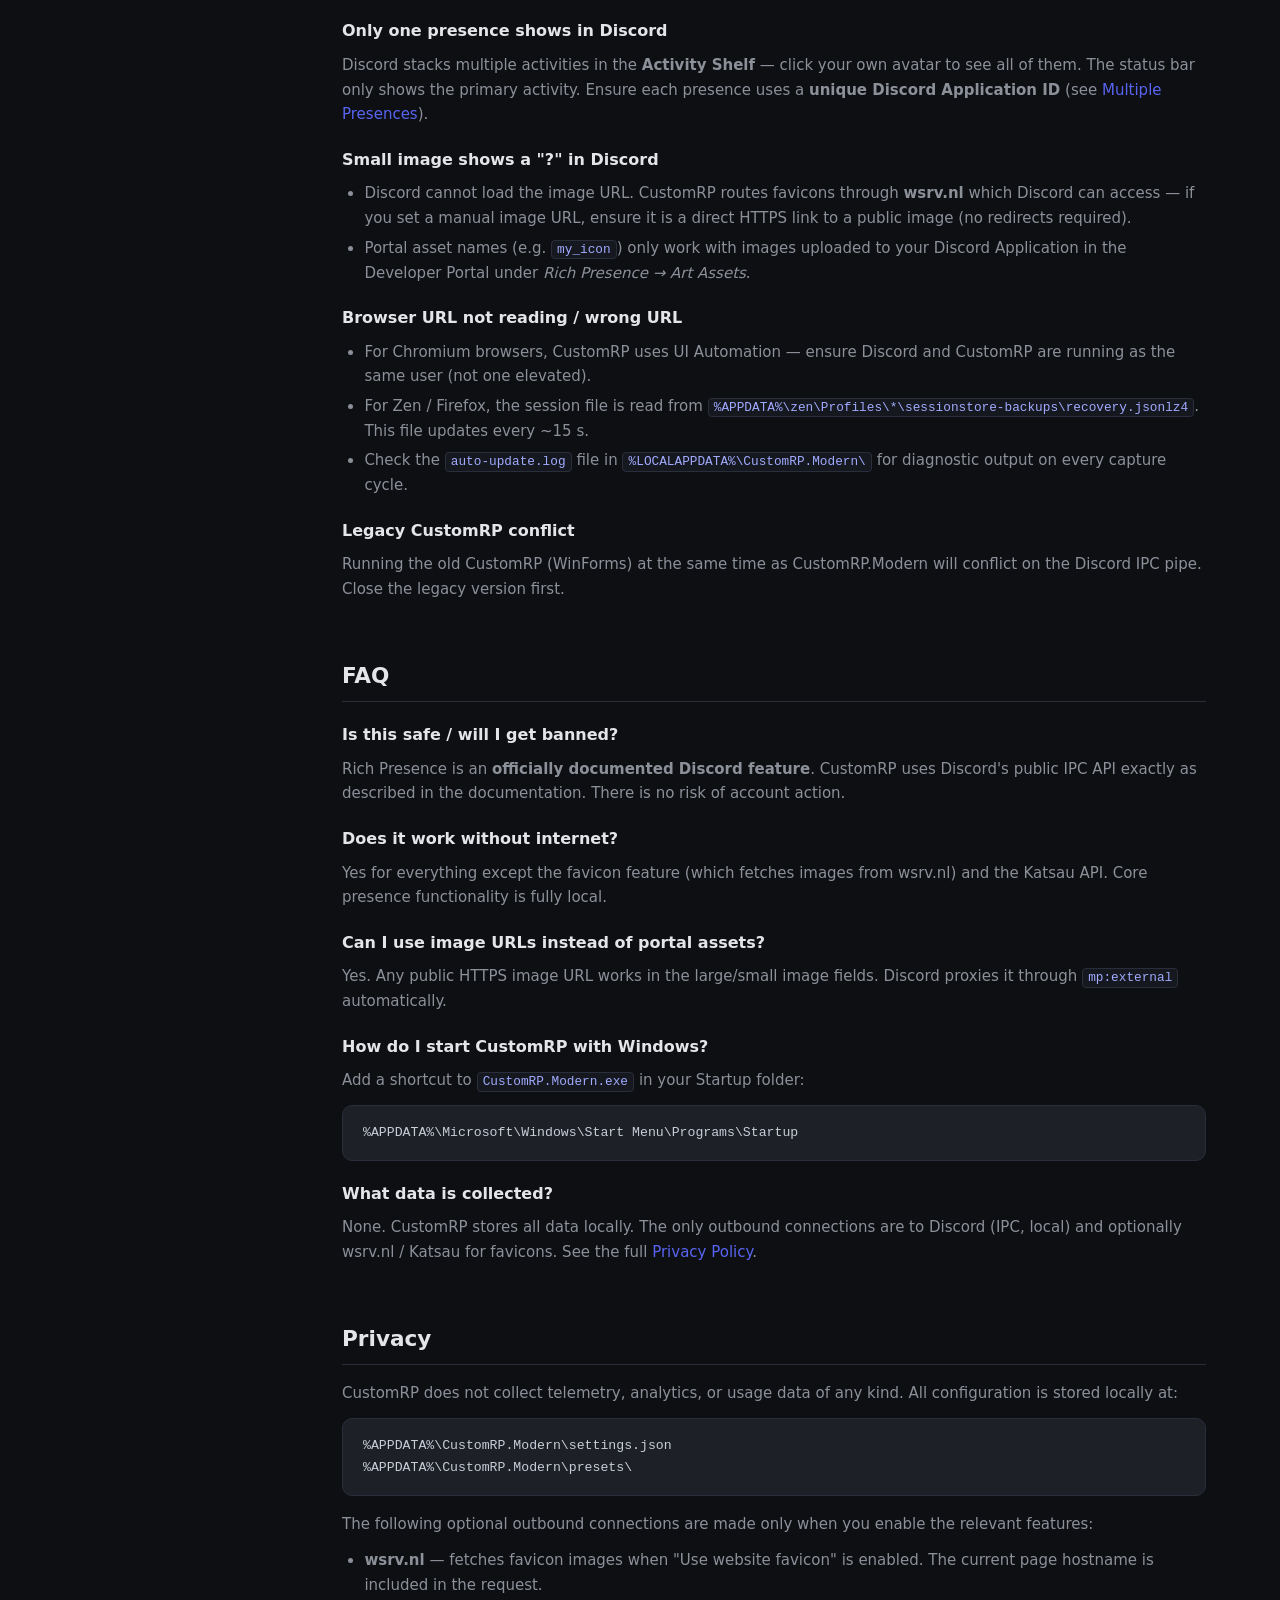
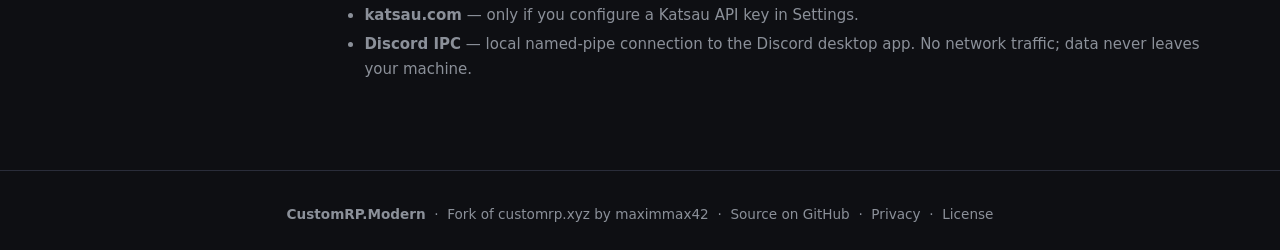
<file: docs/docs.html>
<!DOCTYPE html>
<html lang="en">
<head>
  <meta charset="UTF-8" />
  <meta name="viewport" content="width=device-width, initial-scale=1.0" />
  <title>Documentation — CustomRP</title>
  <meta name="description" content="Full documentation for CustomRP — installation, auto-update, templates, multi-presence, and troubleshooting." />
  <link rel="stylesheet" href="style.css" />
</head>
<body>
  <nav class="nav">
    <a class="nav-logo" href="index.html"><span>Custom</span>RP</a>
    <ul class="nav-links">
      <li><a href="index.html#features">Features</a></li>
      <li><a href="docs.html" class="active">Docs</a></li>
      <li><a href="https://github.com/aogunwoolu/Discord-CustomRP" target="_blank">GitHub</a></li>
    </ul>
  </nav>

  <div class="docs-layout">
    <!-- sidebar -->
    <aside class="docs-sidebar">
      <nav class="docs-nav">
        <div class="docs-nav-group">
          <div class="docs-nav-label">Getting Started</div>
          <a href="#install">Installation</a>
          <a href="#first-run">First Run</a>
          <a href="#editor">The Editor</a>
        </div>
        <div class="docs-nav-group">
          <div class="docs-nav-label">Features</div>
          <a href="#preset-library">Preset Library</a>
          <a href="#auto-update">Auto-Update</a>
          <a href="#templates">Template Variables</a>
          <a href="#favicon">Favicon as Image</a>
          <a href="#multi">Multiple Presences</a>
          <a href="#active-panel">Active Presences</a>
        </div>
        <div class="docs-nav-group">
          <div class="docs-nav-label">Configuration</div>
          <a href="#settings">Settings</a>
          <a href="#presets-files">Preset Files</a>
          <a href="#known-apps">Known Apps</a>
        </div>
        <div class="docs-nav-group">
          <div class="docs-nav-label">Reference</div>
          <a href="#troubleshoot">Troubleshooting</a>
          <a href="#faq">FAQ</a>
          <a href="#privacy">Privacy</a>
        </div>
      </nav>
    </aside>

    <!-- content -->
    <main class="docs-content">

      <h1>Documentation</h1>
      <p class="docs-intro">Complete reference for CustomRP — a modern Discord Rich Presence manager built on Avalonia 11.</p>

      <!-- ── Getting Started ── -->
      <section id="install">
        <h2>Installation</h2>
        <h3>Requirements</h3>
        <ul>
          <li>Windows 10 or later (x64)</li>
          <li><a href="https://dotnet.microsoft.com/download/dotnet/10.0" target="_blank">.NET 10 Desktop Runtime</a></li>
          <li>Discord desktop app running on the same machine</li>
        </ul>
        <h3>Download</h3>
        <p>Grab the latest <code>CustomRP.Modern-vX.X.X-win-x64.zip</code> from the <a href="https://github.com/aogunwoolu/Discord-CustomRP/releases/latest" target="_blank">Releases page</a>, extract the zip, and run <code>CustomRP.Modern.exe</code>. No installer needed.</p>
        <div class="callout callout-tip">
          <div class="callout-icon">
            <svg viewBox="0 0 16 16" fill="currentColor"><path d="M8 1a7 7 0 1 1 0 14A7 7 0 0 1 8 1Zm0 3a1 1 0 0 0-1 1v3a1 1 0 0 0 2 0V5a1 1 0 0 0-1-1Zm0 7.25a1.25 1.25 0 1 0 0-2.5 1.25 1.25 0 0 0 0 2.5Z"/></svg>
          </div>
          <div><strong>Tip:</strong> Windows may show a SmartScreen warning on first run because the binary is unsigned. Click <em>More info → Run anyway</em>.</div>
        </div>
      </section>

      <section id="first-run">
        <h2>First Run</h2>
        <ol>
          <li>Open the app. The <strong>Preset Library</strong> tab opens by default.</li>
          <li>Search for any app (game, browser, IDE) or switch to the <strong>Editor</strong> tab to start from scratch.</li>
          <li>A Discord Application Client ID is pre-filled. Click <strong>Connect</strong> — your presence goes live immediately.</li>
          <li>To verify, click your avatar in Discord and look for the activity in the <em>Activity Shelf</em>.</li>
        </ol>
      </section>

      <section id="editor">
        <h2>The Editor</h2>
        <p>The Editor tab lets you configure every field of a Discord Rich Presence activity.</p>
        <table>
          <thead><tr><th>Field</th><th>Description</th><th>Limit</th></tr></thead>
          <tbody>
            <tr><td>Activity Name</td><td>Shown as the bold title in Discord</td><td>128 chars</td></tr>
            <tr><td>Details</td><td>First line below the title</td><td>128 chars</td></tr>
            <tr><td>State</td><td>Second line below details</td><td>128 chars</td></tr>
            <tr><td>Large Image</td><td>Main square image — portal asset name or HTTPS URL</td><td>256 chars</td></tr>
            <tr><td>Small Image</td><td>Circle badge overlaid on large image</td><td>256 chars</td></tr>
            <tr><td>Button 1/2</td><td>Clickable links shown on the presence card</td><td>Label 32, URL 512</td></tr>
            <tr><td>Timestamps</td><td>Elapsed / remaining timer</td><td>—</td></tr>
            <tr><td>Party</td><td>Current/max count (e.g. 2/5 players)</td><td>—</td></tr>
          </tbody>
        </table>
        <h3>Client ID</h3>
        <p>The <strong>Discord Application Client ID</strong> field identifies which Discord Application your presence connects through. Leave it blank to use the global default from Settings. Set a unique ID here to show this presence simultaneously with others — Discord displays one activity per Application ID.</p>
        <p>Create free applications at <a href="https://discord.com/developers/applications" target="_blank">discord.com/developers/applications</a>.</p>
      </section>

      <!-- ── Features ── -->
      <section id="preset-library">
        <h2>Preset Library</h2>
        <p>The library ships with hundreds of pre-configured known apps. Each entry includes the activity name, large image URL, and category. Click <strong>Load</strong> to copy the preset into the Editor, then <strong>Connect</strong>.</p>
        <p>You can also save your own presets to the library via <strong>Editor → Save to library</strong>. User presets live in <code>%APPDATA%\CustomRP.Modern\presets</code>.</p>
        <h3>Auto-Detect</h3>
        <p>The <strong>Detect</strong> button scans all running processes and shows any that match the known-app library. Click <strong>Use</strong> next to any result to pre-fill the editor.</p>
      </section>

      <section id="auto-update">
        <h2>Auto-Update</h2>
        <p>Enable <strong>Auto-update</strong> in the Editor to have the presence update automatically as the tracked process changes.</p>
        <table>
          <thead><tr><th>Option</th><th>Description</th></tr></thead>
          <tbody>
            <tr><td>Process name</td><td>Executable name to watch, e.g. <code>zen</code> or <code>chrome</code> (without <code>.exe</code>)</td></tr>
            <tr><td>Strategy</td><td><strong>Window Title</strong> — reads the window title bar. <strong>Browser URL</strong> — reads the address bar via UI Automation (Chromium/Gecko)</td></tr>
            <tr><td>Interval (s)</td><td>How often to poll the process. Default 5 s. Minimum 1 s.</td></tr>
            <tr><td>Use favicon</td><td>Automatically fetch and display the current site's favicon as the small image</td></tr>
          </tbody>
        </table>
        <h3>Browser URL Reading</h3>
        <p>For <strong>Chromium</strong>-based browsers (Chrome, Edge, Brave, Arc, Thorium) CustomRP reads the address bar via the Windows UI Automation API — no extension needed.</p>
        <p>For <strong>Gecko</strong>-based browsers (Firefox, LibreWolf, Zen Browser) CustomRP tries UI Automation first, then falls back to reading the session recovery file (<code>recovery.jsonlz4</code>) directly from the browser's profile directory. This file is updated roughly every 15 seconds by the browser.</p>
        <div class="callout callout-warn">
          <div class="callout-icon">
            <svg viewBox="0 0 16 16" fill="currentColor"><path d="M8.22 1.754a.25.25 0 0 0-.44 0L1.698 13.132a.25.25 0 0 0 .22.368h12.164a.25.25 0 0 0 .22-.368L8.22 1.754ZM9 11H7V9h2v2Zm0-3H7V5h2v3Z"/></svg>
          </div>
          <div><strong>Note:</strong> Some Gecko builds with strict process isolation may prevent UI Automation from reading the URL bar. The session-file fallback handles this automatically but has up to a 15 s lag.</div>
        </div>
      </section>

      <section id="templates">
        <h2>Template Variables</h2>
        <p>When Auto-update is on, use these placeholders in <strong>Details</strong>, <strong>State</strong>, or <strong>Button</strong> fields. Both <code>{var}</code> and <code>{{var}}</code> syntax are accepted. Values longer than 128 characters are trimmed.</p>
        <table>
          <thead><tr><th>Variable</th><th>Value</th><th>Example</th></tr></thead>
          <tbody>
            <tr><td><code>{title}</code></td><td>Window / tab title</td><td><code>GitHub - Home</code></td></tr>
            <tr><td><code>{url}</code></td><td>Full URL (browser strategy)</td><td><code>https://github.com/user/repo</code></td></tr>
            <tr><td><code>{host}</code></td><td>Domain only</td><td><code>github.com</code></td></tr>
            <tr><td><code>{path}</code></td><td>URL path</td><td><code>/user/repo</code></td></tr>
            <tr><td><code>{scheme}</code></td><td>Protocol</td><td><code>https</code></td></tr>
            <tr><td><code>{query}</code></td><td>Query string (without <code>?</code>)</td><td><code>q=search</code></td></tr>
            <tr><td><code>{port}</code></td><td>Port number (empty if default)</td><td><code>3000</code></td></tr>
            <tr><td><code>{process}</code></td><td>Process name</td><td><code>chrome</code></td></tr>
          </tbody>
        </table>
        <h3>Example templates</h3>
        <div class="code-block"><pre>Details:  Browsing {host}
State:    {title}
Button 1: Open page | {url}</pre></div>
      </section>

      <section id="favicon">
        <h2>Favicon as Small Image</h2>
        <p>When <strong>Use website favicon as small image</strong> is checked, CustomRP automatically fetches the current site's icon and uses it as the presence small image.</p>
        <h3>How it works</h3>
        <ol>
          <li>CustomRP reads the current URL from the browser.</li>
          <li>The favicon is fetched via <strong>wsrv.nl</strong> — a public image CDN — which converts ICO files to PNG and serves them from a domain Discord's media proxy can reach.</li>
          <li>If a <strong>Katsau API key</strong> is configured in Settings, the Katsau service is used instead to parse the page HTML and find the highest-quality icon available.</li>
        </ol>
        <p>The first update cycle after connecting may show no image while the favicon resolves. It appears automatically within one interval (default 5 s).</p>
        <div class="callout callout-tip">
          <div class="callout-icon">
            <svg viewBox="0 0 16 16" fill="currentColor"><path d="M8 1a7 7 0 1 1 0 14A7 7 0 0 1 8 1Zm0 3a1 1 0 0 0-1 1v3a1 1 0 0 0 2 0V5a1 1 0 0 0-1-1Zm0 7.25a1.25 1.25 0 1 0 0-2.5 1.25 1.25 0 0 0 0 2.5Z"/></svg>
          </div>
          <div>Get a free Katsau API key at <a href="https://katsau.com" target="_blank">katsau.com</a> for better favicon quality on sites with non-standard icon setups.</div>
        </div>
      </section>

      <section id="multi">
        <h2>Multiple Presences</h2>
        <p>Discord displays one activity per <strong>Discord Application ID</strong>. If two presences share the same ID, the newer one replaces the older one in your profile.</p>
        <p>To show multiple presences simultaneously (e.g. a game and a browser tab):</p>
        <ol>
          <li>Go to <a href="https://discord.com/developers/applications" target="_blank">discord.com/developers/applications</a>.</li>
          <li>Create a new Application for each presence you want to run in parallel. Name them anything — the name is not visible to Discord friends.</li>
          <li>Copy the <strong>Application ID</strong> from the General Information page.</li>
          <li>In the CustomRP Editor, paste the ID into the <strong>Discord Application Client ID</strong> field for each preset.</li>
          <li>Connect each one. They will appear as separate entries in Discord's Activity Shelf.</li>
        </ol>
        <div class="callout callout-tip">
          <div class="callout-icon">
            <svg viewBox="0 0 16 16" fill="currentColor"><path d="M8 1a7 7 0 1 1 0 14A7 7 0 0 1 8 1Zm0 3a1 1 0 0 0-1 1v3a1 1 0 0 0 2 0V5a1 1 0 0 0-1-1Zm0 7.25a1.25 1.25 0 1 0 0-2.5 1.25 1.25 0 0 0 0 2.5Z"/></svg>
          </div>
          <div>You can create up to 25 free Discord Applications per account. A global <strong>Default Client ID</strong> can be set in Settings as a fallback for presets that don't specify their own.</div>
        </div>
      </section>

      <section id="active-panel">
        <h2>Active Presences Panel</h2>
        <p>The <strong>Active Presences</strong> tab shows all live connections at a glance: connection state, Discord username, and the last payload sent. From here you can:</p>
        <ul>
          <li>Reconnect a dropped connection without opening the editor.</li>
          <li>Stop individual presences independently.</li>
          <li>See at a glance what Discord is currently displaying for each app.</li>
        </ul>
        <p>CustomRP saves the active set to disk on change, so connections are <strong>automatically restored</strong> the next time the app starts.</p>
      </section>

      <!-- ── Configuration ── -->
      <section id="settings">
        <h2>Settings</h2>
        <table>
          <thead><tr><th>Setting</th><th>Description</th></tr></thead>
          <tbody>
            <tr><td>Theme</td><td>Dark, Light, or custom theme (Midnight, Ocean, Rose, Forest, Nord)</td></tr>
            <tr><td>Pipe number</td><td>Discord IPC pipe (-1 = auto). Change if you run multiple Discord clients (Stable / Canary / PTB)</td></tr>
            <tr><td>Auto-reconnect</td><td>Automatically reconnect when Discord restarts</td></tr>
            <tr><td>Minimize to tray</td><td>Closing the window sends the app to the system tray</td></tr>
            <tr><td>Katsau API Key</td><td>Optional key for high-quality favicon resolution</td></tr>
            <tr><td>Default Client ID</td><td>Fallback Discord Application ID for presets that don't specify their own</td></tr>
          </tbody>
        </table>
      </section>

      <section id="presets-files">
        <h2>Preset Files</h2>
        <p>Presets are stored as <code>.crpreset</code> files (JSON). Legacy <code>.crp</code> (XML) files from older CustomRP versions can also be imported.</p>
        <h3>User preset directory</h3>
        <div class="code-block"><pre>%APPDATA%\CustomRP.Modern\presets\</pre></div>
        <h3>File format overview</h3>
        <div class="code-block"><pre>{
  "clientId": "123456789012345678",
  "activityName": "My Game",
  "details": "Level {title}",
  "state": "Online",
  "largeImage": { "key": "https://...", "text": "Playing" },
  "smallImage": { "key": "", "text": "" },
  "buttons": [{ "text": "Watch", "url": "https://..." }],
  "autoUpdate": {
    "enabled": true,
    "strategy": "WindowTitle",
    "processName": "mygame",
    "intervalSeconds": 5
  }
}</pre></div>
      </section>

      <section id="known-apps">
        <h2>Known Apps</h2>
        <p>The built-in preset library is driven by <code>known-apps.json</code> bundled inside the executable. Each entry defines:</p>
        <table>
          <thead><tr><th>Field</th><th>Description</th></tr></thead>
          <tbody>
            <tr><td><code>name</code></td><td>Display name in the library</td></tr>
            <tr><td><code>processNames</code></td><td>Executable names used by Auto-Detect</td></tr>
            <tr><td><code>category</code></td><td>Library grouping (Games, Browsers, Music, etc.)</td></tr>
            <tr><td><code>clientId</code></td><td>Optional per-app Discord Application ID override</td></tr>
            <tr><td><code>preset</code></td><td>Default editor values (images, details template, etc.)</td></tr>
          </tbody>
        </table>
        <p>To contribute a new app, open a pull request editing <code>CustomRP.Modern/Assets/known-apps.json</code>.</p>
      </section>

      <!-- ── Reference ── -->
      <section id="troubleshoot">
        <h2>Troubleshooting</h2>

        <h3>Presence not showing in Discord</h3>
        <ol>
          <li>Make sure Discord is running (desktop app, not browser).</li>
          <li>Check <strong>Settings → Diagnostics</strong> in CustomRP for the RPC log path. Open the log to see connection events.</li>
          <li>In Discord go to <strong>Settings → Activity Privacy</strong> and ensure "Display current activity" is enabled.</li>
          <li>If another app (e.g. a game with native Rich Presence) is running, it may override yours. Disable its integration in Discord or close it.</li>
        </ol>

        <h3>Only one presence shows in Discord</h3>
        <p>Discord stacks multiple activities in the <strong>Activity Shelf</strong> — click your own avatar to see all of them. The status bar only shows the primary activity. Ensure each presence uses a <strong>unique Discord Application ID</strong> (see <a href="#multi">Multiple Presences</a>).</p>

        <h3>Small image shows a "?" in Discord</h3>
        <ul>
          <li>Discord cannot load the image URL. CustomRP routes favicons through <strong>wsrv.nl</strong> which Discord can access — if you set a manual image URL, ensure it is a direct HTTPS link to a public image (no redirects required).</li>
          <li>Portal asset names (e.g. <code>my_icon</code>) only work with images uploaded to your Discord Application in the Developer Portal under <em>Rich Presence → Art Assets</em>.</li>
        </ul>

        <h3>Browser URL not reading / wrong URL</h3>
        <ul>
          <li>For Chromium browsers, CustomRP uses UI Automation — ensure Discord and CustomRP are running as the same user (not one elevated).</li>
          <li>For Zen / Firefox, the session file is read from <code>%APPDATA%\zen\Profiles\*\sessionstore-backups\recovery.jsonlz4</code>. This file updates every ~15 s.</li>
          <li>Check the <code>auto-update.log</code> file in <code>%LOCALAPPDATA%\CustomRP.Modern\</code> for diagnostic output on every capture cycle.</li>
        </ul>

        <h3>Legacy CustomRP conflict</h3>
        <p>Running the old CustomRP (WinForms) at the same time as CustomRP.Modern will conflict on the Discord IPC pipe. Close the legacy version first.</p>
      </section>

      <section id="faq">
        <h2>FAQ</h2>

        <h3>Is this safe / will I get banned?</h3>
        <p>Rich Presence is an <strong>officially documented Discord feature</strong>. CustomRP uses Discord's public IPC API exactly as described in the documentation. There is no risk of account action.</p>

        <h3>Does it work without internet?</h3>
        <p>Yes for everything except the favicon feature (which fetches images from wsrv.nl) and the Katsau API. Core presence functionality is fully local.</p>

        <h3>Can I use image URLs instead of portal assets?</h3>
        <p>Yes. Any public HTTPS image URL works in the large/small image fields. Discord proxies it through <code>mp:external</code> automatically.</p>

        <h3>How do I start CustomRP with Windows?</h3>
        <p>Add a shortcut to <code>CustomRP.Modern.exe</code> in your Startup folder:</p>
        <div class="code-block"><pre>%APPDATA%\Microsoft\Windows\Start Menu\Programs\Startup</pre></div>

        <h3>What data is collected?</h3>
        <p>None. CustomRP stores all data locally. The only outbound connections are to Discord (IPC, local) and optionally wsrv.nl / Katsau for favicons. See the full <a href="https://github.com/aogunwoolu/Discord-CustomRP/blob/master/PRIVACY.md" target="_blank">Privacy Policy</a>.</p>
      </section>

      <section id="privacy">
        <h2>Privacy</h2>
        <p>CustomRP does not collect telemetry, analytics, or usage data of any kind. All configuration is stored locally at:</p>
        <div class="code-block"><pre>%APPDATA%\CustomRP.Modern\settings.json
%APPDATA%\CustomRP.Modern\presets\</pre></div>
        <p>The following optional outbound connections are made only when you enable the relevant features:</p>
        <ul>
          <li><strong>wsrv.nl</strong> — fetches favicon images when "Use website favicon" is enabled. The current page hostname is included in the request.</li>
          <li><strong>katsau.com</strong> — only if you configure a Katsau API key in Settings.</li>
          <li><strong>Discord IPC</strong> — local named-pipe connection to the Discord desktop app. No network traffic; data never leaves your machine.</li>
        </ul>
      </section>

    </main>
  </div>

  <footer class="footer">
    <p>
      <strong>CustomRP.Modern</strong> &nbsp;·&nbsp;
      Fork of <a href="https://www.customrp.xyz" target="_blank">customrp.xyz</a> by maximmax42 &nbsp;·&nbsp;
      <a href="https://github.com/aogunwoolu/Discord-CustomRP" target="_blank">Source on GitHub</a> &nbsp;·&nbsp;
      <a href="#privacy">Privacy</a> &nbsp;·&nbsp;
      <a href="https://github.com/aogunwoolu/Discord-CustomRP/blob/master/LICENSE" target="_blank">License</a>
    </p>
  </footer>
</body>
</html>
</file>
<file: docs/style.css>
*, *::before, *::after { box-sizing: border-box; margin: 0; padding: 0; }

:root {
  --bg:        #0e0f13;
  --surface:   #16181f;
  --card:      #1e2028;
  --border:    #2a2d3a;
  --accent:    #5865f2;
  --accent-h:  #4752c4;
  --text:      #e3e5e8;
  --muted:     #8b9099;
  --green:     #57f287;
  --yellow:    #fee75c;
  --red:       #ed4245;
  --radius:    10px;
}

html { scroll-behavior: smooth; }

body {
  background: var(--bg);
  color: var(--text);
  font-family: 'Segoe UI', system-ui, -apple-system, sans-serif;
  line-height: 1.65;
  font-size: 15px;
}

a { color: var(--accent); text-decoration: none; }
a:hover { text-decoration: underline; }

code {
  background: var(--surface);
  border: 1px solid var(--border);
  border-radius: 4px;
  padding: .1em .4em;
  font-family: 'Cascadia Code', 'Consolas', monospace;
  font-size: .85em;
  color: #a0aaff;
}

/* ── NAV ─────────────────────────────────────────── */
.nav {
  position: sticky; top: 0; z-index: 100;
  display: flex; align-items: center; justify-content: space-between;
  padding: 0 2.5rem;
  height: 58px;
  background: rgba(14,15,19,.9);
  backdrop-filter: blur(14px);
  border-bottom: 1px solid var(--border);
}
.nav-logo { font-weight: 800; font-size: 1.1rem; color: var(--text); }
.nav-logo span { color: var(--accent); }
.nav-links { display: flex; gap: 1.75rem; list-style: none; }
.nav-links a { color: var(--muted); font-size: .9rem; transition: color .15s; }
.nav-links a:hover, .nav-links a.active { color: var(--text); text-decoration: none; }

/* ── BUTTONS ─────────────────────────────────────── */
.btn {
  display: inline-flex; align-items: center; gap: .5rem;
  padding: .7rem 1.6rem;
  border-radius: var(--radius);
  font-size: .95rem; font-weight: 600;
  text-decoration: none;
  transition: filter .15s, transform .1s;
  border: none; cursor: pointer;
}
.btn:hover { text-decoration: none; }
.btn:active { transform: scale(.97); }
.btn svg { width: 16px; height: 16px; flex-shrink: 0; }
.btn-primary { background: var(--accent); color: #fff; }
.btn-primary:hover { filter: brightness(1.15); }
.btn-ghost { background: var(--card); border: 1px solid var(--border); color: var(--text); }
.btn-ghost:hover { background: #252733; }

/* ── FOOTER ──────────────────────────────────────── */
.footer {
  border-top: 1px solid var(--border);
  padding: 2rem 2.5rem;
  text-align: center;
  color: var(--muted);
  font-size: .85rem;
}
.footer a { color: var(--muted); }
.footer a:hover { color: var(--text); }

/* ── DOCS LAYOUT ─────────────────────────────────── */
.docs-layout {
  display: grid;
  grid-template-columns: 220px 1fr;
  max-width: 1180px;
  margin: 0 auto;
  padding: 2.5rem 1.5rem;
  gap: 3rem;
  min-height: calc(100vh - 58px - 72px);
}

.docs-sidebar {
  position: sticky;
  top: 78px;
  align-self: start;
  max-height: calc(100vh - 100px);
  overflow-y: auto;
}
.docs-nav-group { margin-bottom: 1.5rem; }
.docs-nav-label {
  font-size: .72rem; font-weight: 700;
  text-transform: uppercase; letter-spacing: .08em;
  color: var(--muted);
  margin-bottom: .4rem;
}
.docs-nav a {
  display: block;
  padding: .3rem .5rem;
  font-size: .875rem;
  color: var(--muted);
  border-radius: 5px;
  margin-bottom: 1px;
  transition: color .12s, background .12s;
}
.docs-nav a:hover { color: var(--text); background: var(--card); text-decoration: none; }

.docs-content { min-width: 0; }
.docs-intro { color: var(--muted); font-size: 1.05rem; margin-bottom: 2.5rem; }
.docs-content h1 { font-size: 2rem; font-weight: 800; margin-bottom: .5rem; }
.docs-content section { margin-bottom: 3rem; }
.docs-content h2 {
  font-size: 1.35rem; font-weight: 700;
  padding-top: .5rem; margin-bottom: 1rem;
  border-bottom: 1px solid var(--border);
  padding-bottom: .5rem;
}
.docs-content h3 { font-size: 1rem; font-weight: 700; margin: 1.25rem 0 .5rem; }
.docs-content p { color: var(--muted); margin-bottom: .75rem; }
.docs-content p a, .docs-content li a { color: var(--accent); }
.docs-content ul, .docs-content ol {
  padding-left: 1.4rem;
  color: var(--muted);
  margin-bottom: .75rem;
}
.docs-content li { margin-bottom: .3rem; }

table {
  width: 100%;
  border-collapse: collapse;
  font-size: .875rem;
  margin-bottom: 1rem;
}
th {
  text-align: left;
  padding: .6rem .8rem;
  background: var(--card);
  color: var(--text);
  font-weight: 600;
  border-bottom: 1px solid var(--border);
}
td {
  padding: .6rem .8rem;
  color: var(--muted);
  border-bottom: 1px solid var(--border);
}
tr:last-child td { border-bottom: none; }
tbody tr:hover td { background: #ffffff05; }

.code-block {
  background: var(--card);
  border: 1px solid var(--border);
  border-radius: var(--radius);
  padding: 1rem 1.25rem;
  margin-bottom: 1rem;
  overflow-x: auto;
}
.code-block pre {
  font-family: 'Cascadia Code', 'Consolas', monospace;
  font-size: .825rem;
  color: #c8cdd8;
  white-space: pre;
}

.callout {
  display: flex;
  gap: .75rem;
  padding: .85rem 1rem;
  border-radius: var(--radius);
  margin-bottom: 1rem;
  font-size: .875rem;
}
.callout-tip  { background: #5865f215; border: 1px solid #5865f240; color: #a0aaff; }
.callout-warn { background: #fee75c14; border: 1px solid #fee75c30; color: #f0d060; }
.callout-icon { flex-shrink: 0; width: 18px; height: 18px; margin-top: .1rem; }
.callout-icon svg { width: 100%; height: 100%; }
.callout strong { color: inherit; }
.callout a { color: inherit; text-decoration: underline; }

@media (max-width: 768px) {
  .docs-layout { grid-template-columns: 1fr; }
  .docs-sidebar { position: static; max-height: none; }
  .nav { padding: 0 1rem; }
  .nav-links { display: none; }
}
</file>
